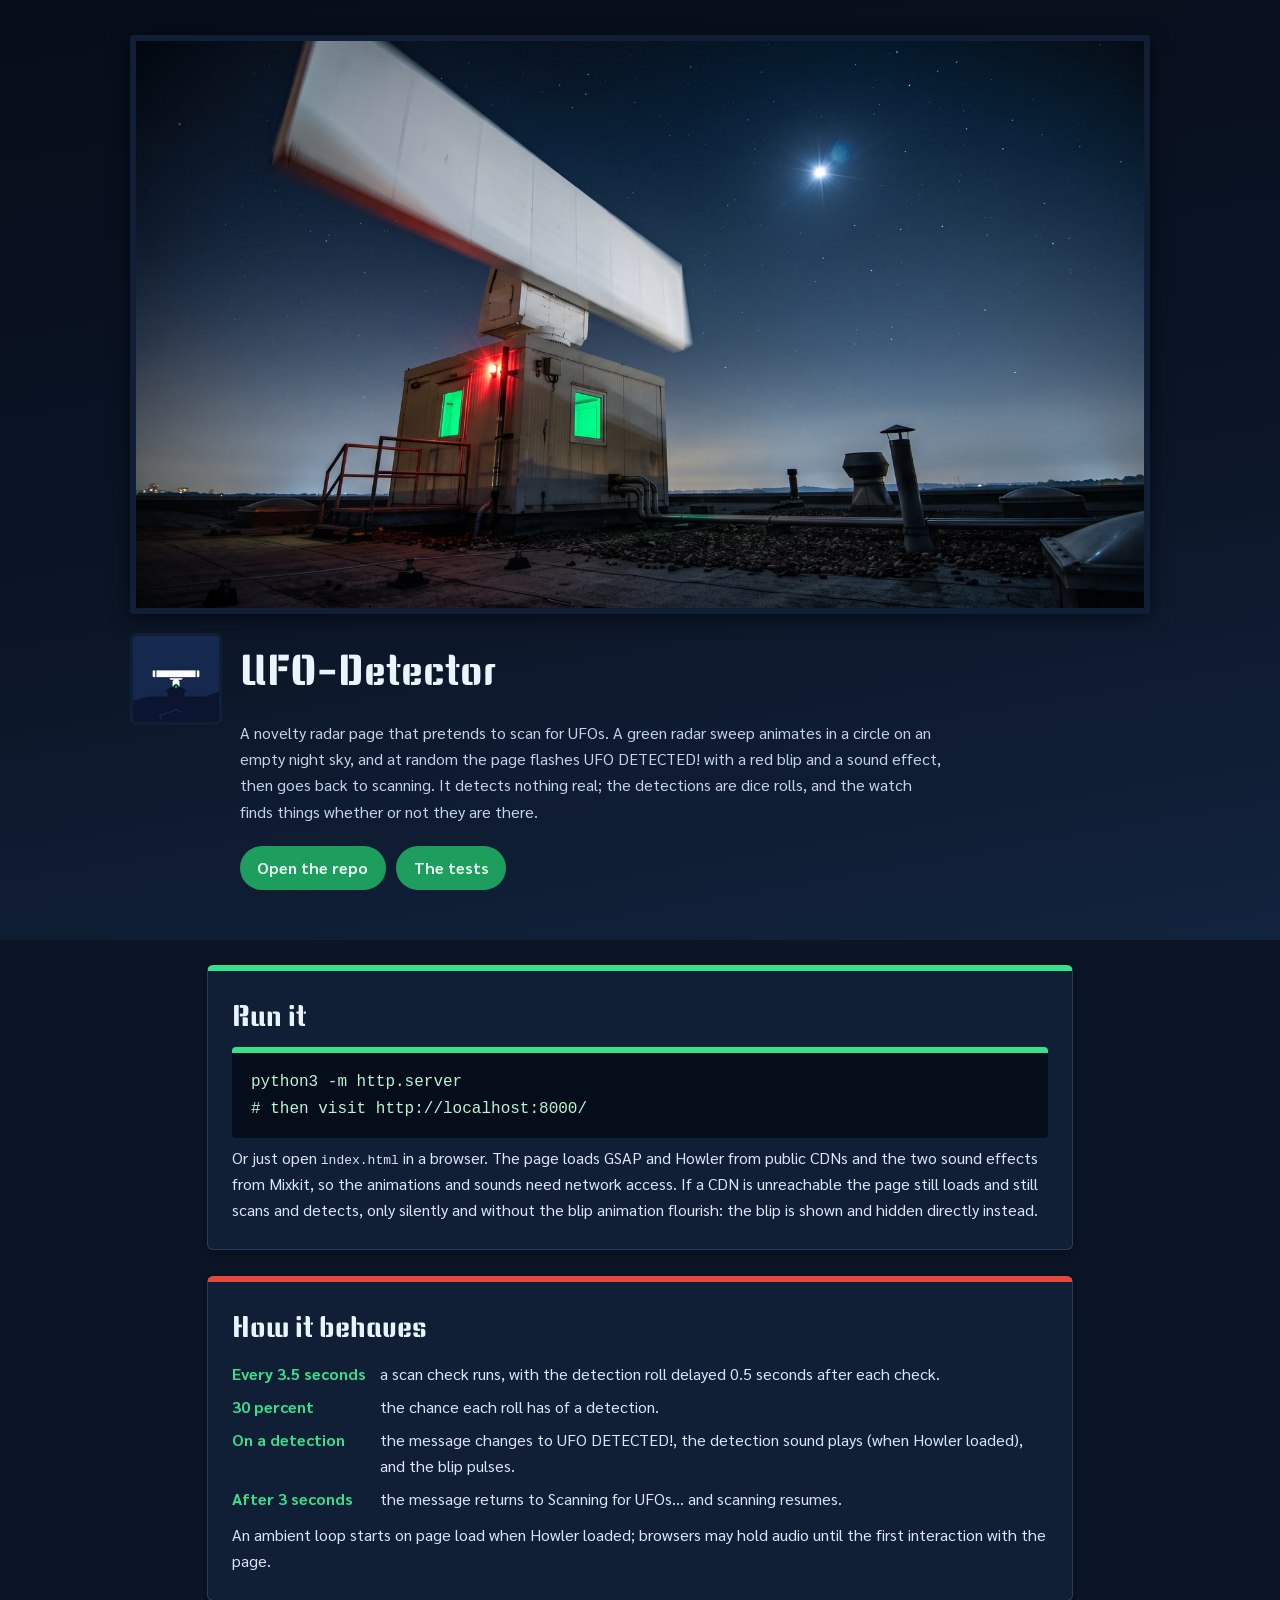
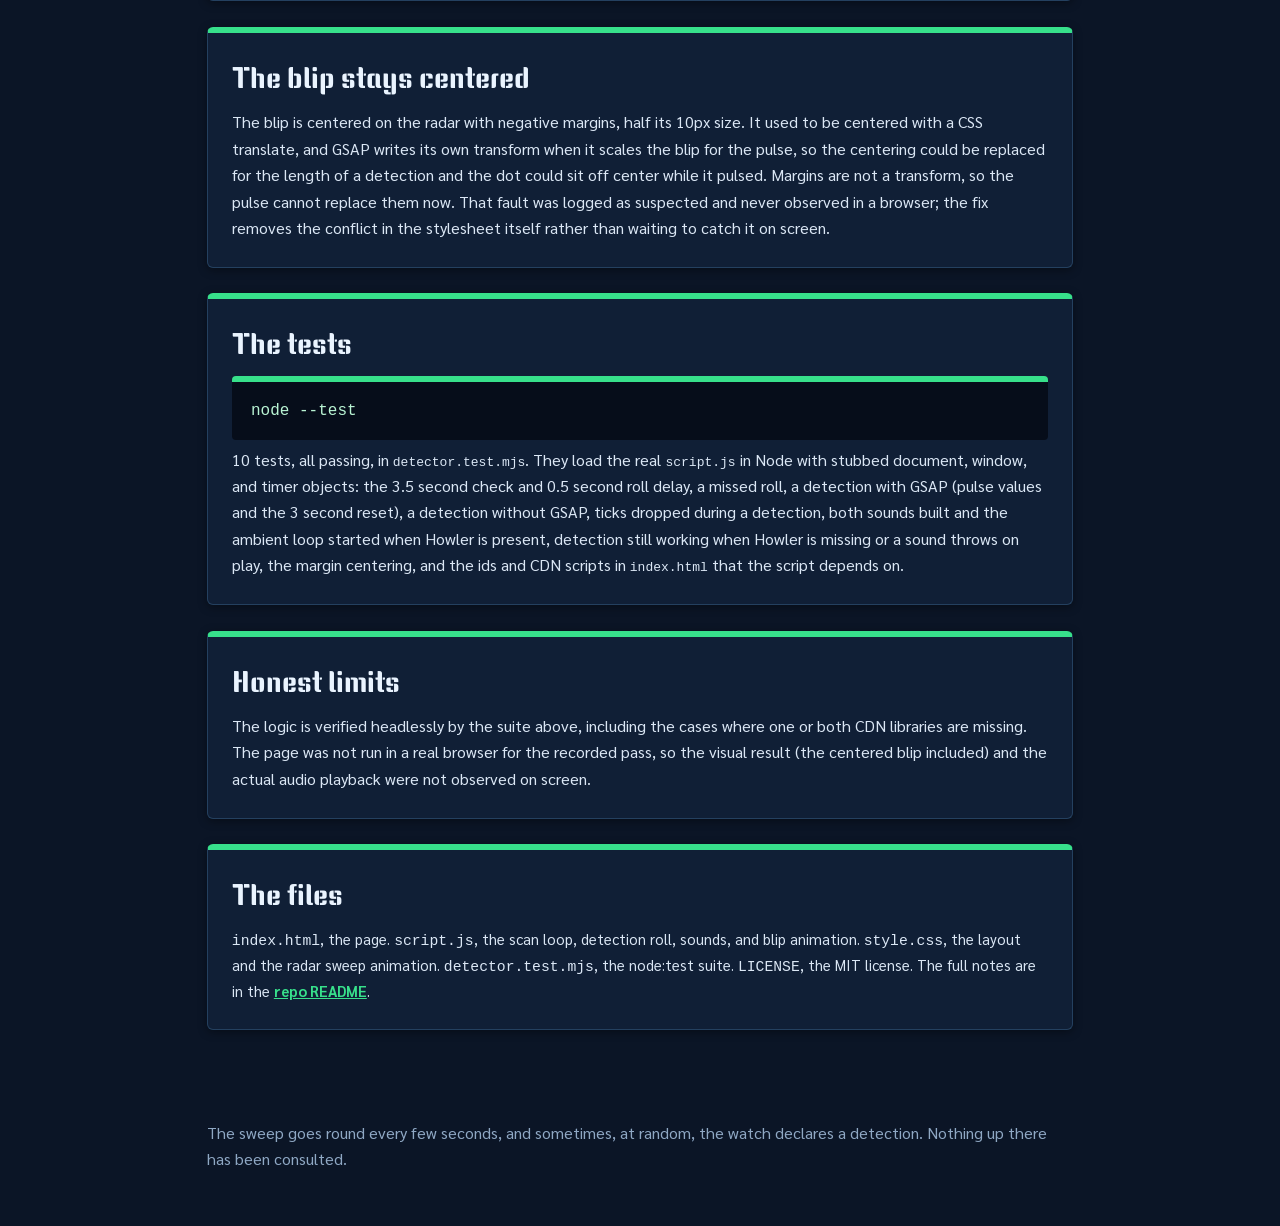
<file: index.html>
<!DOCTYPE html>
<html lang="en">
<head>
<meta charset="utf-8">
<meta name="viewport" content="width=device-width, initial-scale=1">
<title>UFO-Detector: The Night Watch</title>
<meta name="description" content="A novelty radar page that pretends to scan for UFOs: a green sweep, a scan check every 3.5 seconds, and a 30 percent dice roll that sometimes cries detection.">
<style>
@font-face{font-family:'Keania One';src:url('fonts/KeaniaOne-400.woff2') format('woff2');font-weight:400}
@font-face{font-family:'Sarabun';src:url('fonts/Sarabun-400.woff2') format('woff2');font-weight:400}
@font-face{font-family:'Sarabun';src:url('fonts/Sarabun-600.woff2') format('woff2');font-weight:600}
@font-face{font-family:'Sarabun';src:url('fonts/Sarabun-700.woff2') format('woff2');font-weight:700}
:root{--navy:#0b1526;--navy2:#12233d;--panel:#101f36;--ink:#dbe7f5;--mut:#8fa8c4;--green:#37e08b;--greendk:#1d9e5f;--steel:#7d93ad;--red:#e5483c;--line:#24405f}
*{box-sizing:border-box} body{margin:0;background:var(--navy);color:var(--ink);font-family:'Sarabun',sans-serif;line-height:1.65}
h1,h2{font-family:'Keania One',serif;color:#eaf4ff;font-weight:400}
.hero{background:linear-gradient(170deg,#060d1a 0%,var(--navy) 55%,var(--navy2) 100%);padding:2.2rem 6vw 1.8rem}
.hero .inner{max-width:1020px;margin:0 auto}
.hero img.wide{width:100%;height:auto;display:block;border:6px solid var(--panel);border-radius:4px;box-shadow:0 4px 18px rgba(0,0,0,.55)}
.hero .row{display:flex;gap:1.1rem;align-items:flex-start;margin-top:1.2rem}
.hero .row img{width:92px;height:92px;object-fit:cover;border-radius:6px;border:3px solid var(--panel);background:var(--panel)}
.hero h1{margin:.1rem 0 .3rem;font-size:2.6rem}
.hero p{max-width:44rem;color:#c3d4e8}
main{padding:0 6vw 3rem;max-width:1020px;margin:0 auto}
.panel{background:var(--panel);border:1px solid var(--line);border-top:6px solid var(--green);border-radius:6px;padding:1.2rem 1.5rem;margin:1.6rem 0;box-shadow:0 2px 10px rgba(0,0,0,.4)}
.panel.alarm{border-top-color:var(--red)}
.panel h2{margin:.1rem 0 .5rem;font-size:1.8rem}
.panel p{margin:.4rem 0}
.strip{background:#060d1a;color:#b9f4d4;padding:1rem 1.2rem;overflow-x:auto;font-family:ui-monospace,Menlo,monospace;border-radius:4px;border-top:6px solid var(--green)}
.btn{display:inline-block;background:var(--greendk);color:#eafff3;font-family:'Sarabun',sans-serif;font-weight:700;text-decoration:none;padding:.55rem 1.1rem;border-radius:999px;margin:.3rem .4rem .3rem 0}
.btn:hover{background:#157347;color:#eafff3}.btn:active{transform:translateY(2px)}
.btn:focus-visible{outline:2px dashed var(--green);outline-offset:3px}
a{color:var(--green);font-weight:700}
table{border-collapse:collapse}td{padding:.2rem .9rem .2rem 0;vertical-align:top}
td:first-child{font-weight:700;color:var(--green);white-space:nowrap}
ul{margin:.4rem 0;padding-left:1.2rem}li{margin:.25rem 0}
.small{font-size:.92rem}
footer{padding:0 6vw 2.5rem;max-width:1020px;margin:0 auto;color:var(--mut)}
</style>
</head>
<body>
<header class="hero">
<div class="inner">
<img class="wide" src="assets/intro-banner.png" alt="The radar antenna caught mid turn close overhead, a red warning lamp flaring on its hut, the hut windows glowing green, and one bright light burning a moment brighter in the star field">
<div class="row"><img src="assets/logo.png" alt="UFO-Detector logo: a flat emblem of a white radar antenna bar on its rooftop mount over a dark hut silhouette with one small green lamp lit, against a deep navy night sky"><div><h1>UFO-Detector</h1><p>A novelty radar page that pretends to scan for UFOs. A green radar sweep animates in a circle on an empty night sky, and at random the page flashes UFO DETECTED! with a red blip and a sound effect, then goes back to scanning. It detects nothing real; the detections are dice rolls, and the watch finds things whether or not they are there.</p><p><a class="btn" href="https://github.com/Epsilon0xCell/UFO-Detector">Open the repo</a> <a class="btn" href="#proof">The tests</a></p></div></div>
</div>
</header>
<main>
<section class="panel"><h2>Run it</h2><div class="strip">python3 -m http.server<br># then visit http://localhost:8000/</div><p>Or just open <code>index.html</code> in a browser. The page loads GSAP and Howler from public CDNs and the two sound effects from Mixkit, so the animations and sounds need network access. If a CDN is unreachable the page still loads and still scans and detects, only silently and without the blip animation flourish: the blip is shown and hidden directly instead.</p></section>
<section class="panel alarm"><h2>How it behaves</h2><table>
<tr><td>Every 3.5 seconds</td><td>a scan check runs, with the detection roll delayed 0.5 seconds after each check.</td></tr>
<tr><td>30 percent</td><td>the chance each roll has of a detection.</td></tr>
<tr><td>On a detection</td><td>the message changes to UFO DETECTED!, the detection sound plays (when Howler loaded), and the blip pulses.</td></tr>
<tr><td>After 3 seconds</td><td>the message returns to Scanning for UFOs... and scanning resumes.</td></tr>
</table><p>An ambient loop starts on page load when Howler loaded; browsers may hold audio until the first interaction with the page.</p></section>
<section class="panel"><h2>The blip stays centered</h2><p>The blip is centered on the radar with negative margins, half its 10px size. It used to be centered with a CSS translate, and GSAP writes its own transform when it scales the blip for the pulse, so the centering could be replaced for the length of a detection and the dot could sit off center while it pulsed. Margins are not a transform, so the pulse cannot replace them now. That fault was logged as suspected and never observed in a browser; the fix removes the conflict in the stylesheet itself rather than waiting to catch it on screen.</p></section>
<section class="panel" id="proof"><h2>The tests</h2><div class="strip">node --test</div><p>10 tests, all passing, in <code>detector.test.mjs</code>. They load the real <code>script.js</code> in Node with stubbed document, window, and timer objects: the 3.5 second check and 0.5 second roll delay, a missed roll, a detection with GSAP (pulse values and the 3 second reset), a detection without GSAP, ticks dropped during a detection, both sounds built and the ambient loop started when Howler is present, detection still working when Howler is missing or a sound throws on play, the margin centering, and the ids and CDN scripts in <code>index.html</code> that the script depends on.</p></section>
<section class="panel"><h2>Honest limits</h2><p>The logic is verified headlessly by the suite above, including the cases where one or both CDN libraries are missing. The page was not run in a real browser for the recorded pass, so the visual result (the centered blip included) and the actual audio playback were not observed on screen.</p></section>
<section class="panel"><h2>The files</h2><p class="small"><code>index.html</code>, the page. <code>script.js</code>, the scan loop, detection roll, sounds, and blip animation. <code>style.css</code>, the layout and the radar sweep animation. <code>detector.test.mjs</code>, the node:test suite. <code>LICENSE</code>, the MIT license. The full notes are in the <a href="https://github.com/Epsilon0xCell/UFO-Detector">repo README</a>.</p></section>
</main>
<footer><p>The sweep goes round every few seconds, and sometimes, at random, the watch declares a detection. Nothing up there has been consulted.</p></footer>
</body>
</html>
</file>
